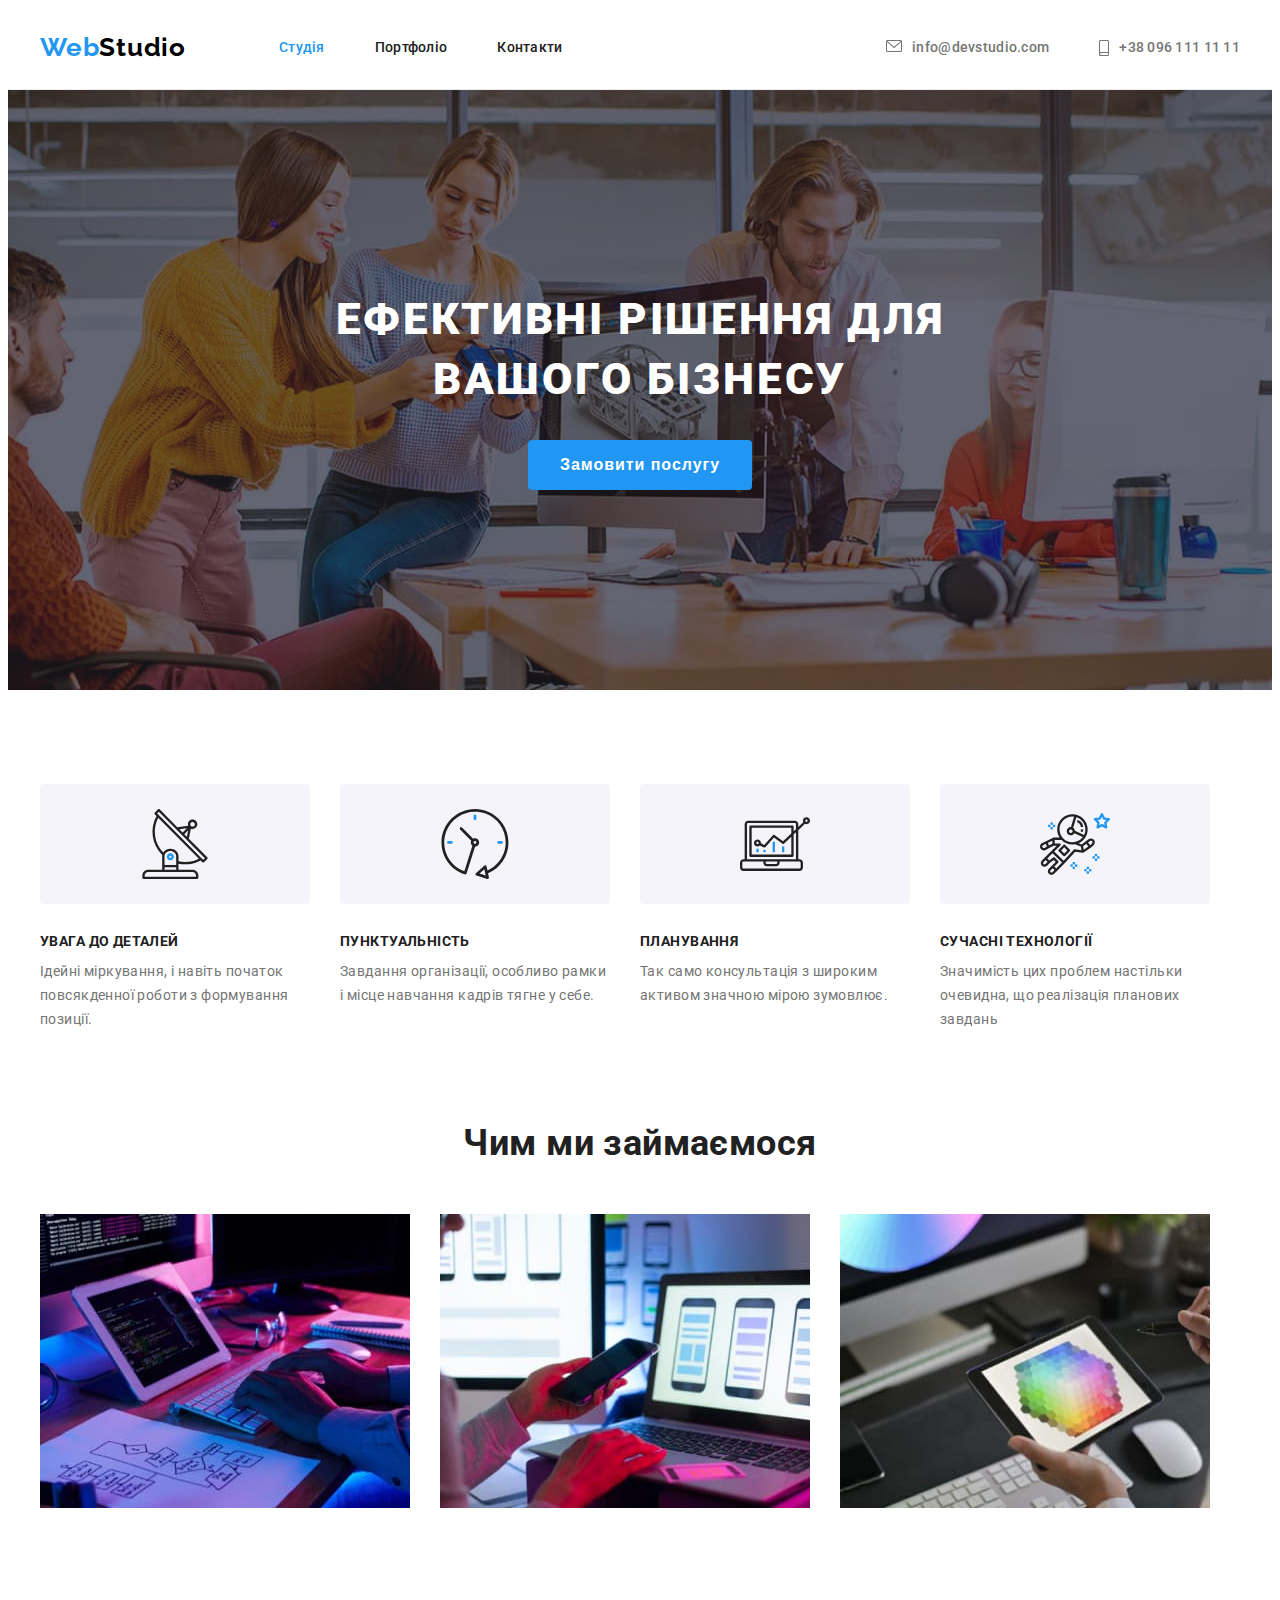
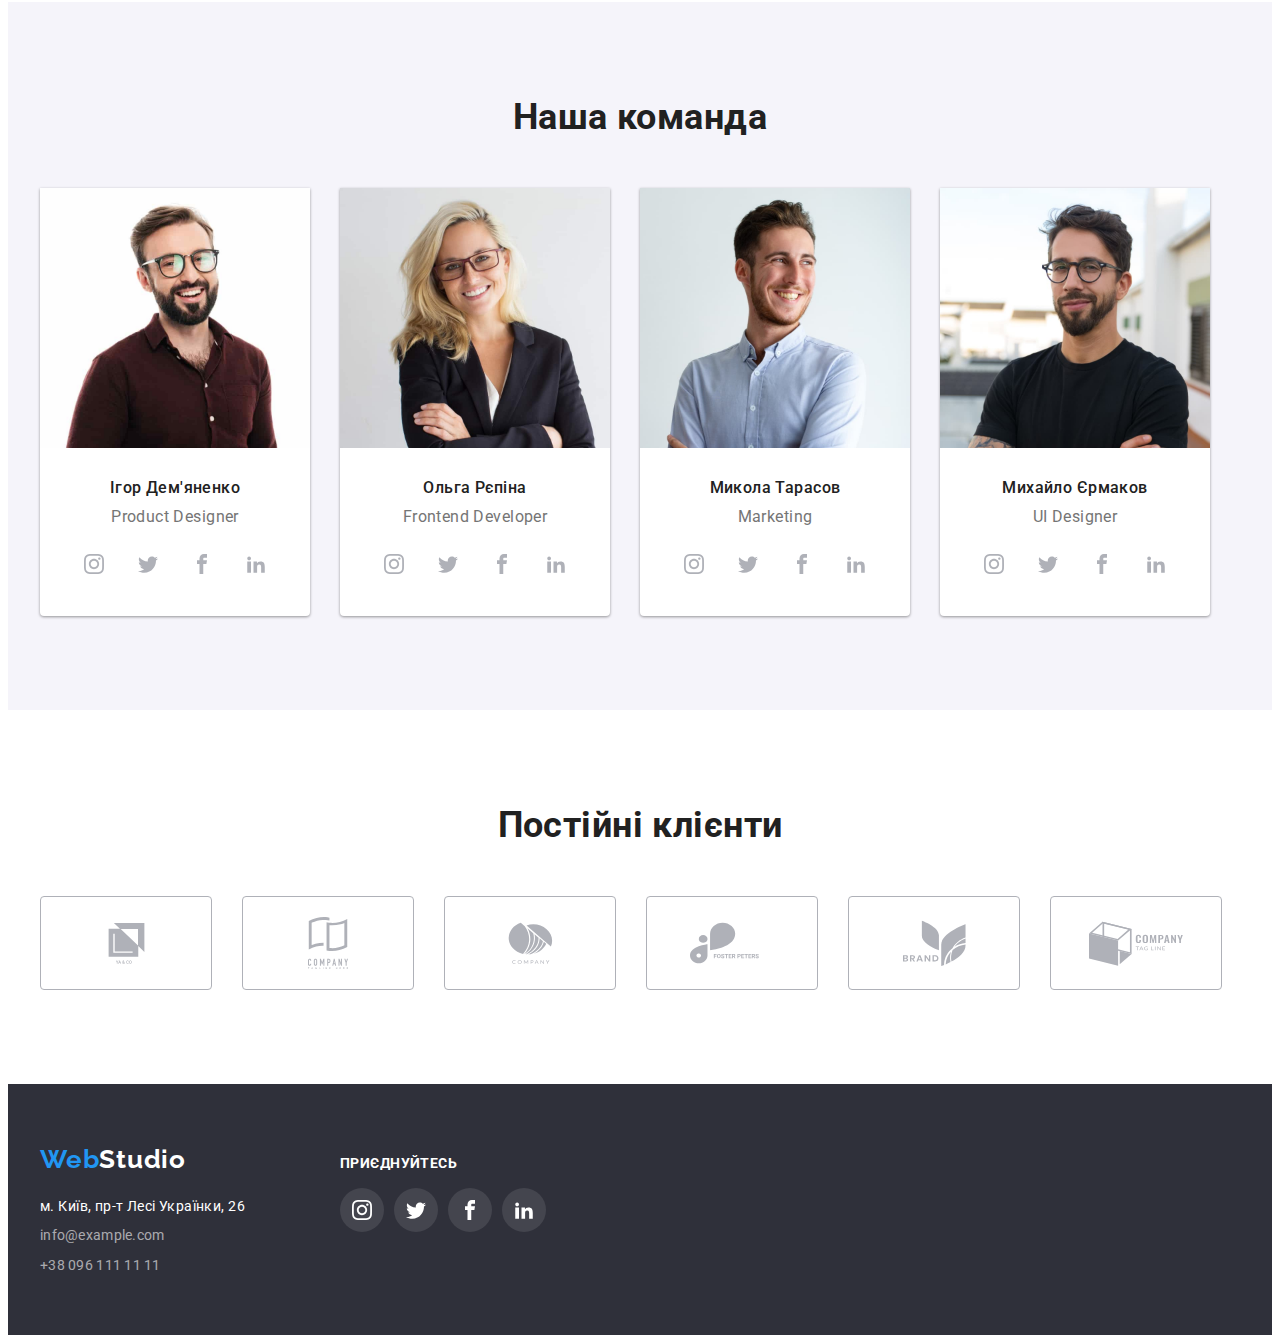
<file: index.html>
<!DOCTYPE html>
<html lang="uk">

<head>
  <meta charset="UTF-8" />
  <meta name="viewport" content="width=device-width, initial-scale=1.0" />
  <title>Студія</title>
  <link rel="preconnect" href="https://fonts.googleapis.com">
  <link rel="preconnect" href="https://fonts.gstatic.com" crossorigin>
  <link href="https://fonts.googleapis.com/css2?family=Raleway:wght@700&family=Roboto:wght@400;500;700;900&display=swap"
    rel="stylesheet">
  <link rel="stylesheet" href="https://cdnjs.cloudflare.com/ajax/libs/modern-normalize/1.1.0/modern-normalize.min.css"
    integrity="sha512-wpPYUAdjBVSE4KJnH1VR1HeZfpl1ub8YT/NKx4PuQ5NmX2tKuGu6U/JRp5y+Y8XG2tV+wKQpNHVUX03MfMFn9Q=="
    crossorigin="anonymous" referrerpolicy="no-referrer" />
  <link rel="stylesheet" href="./css/styles.css">

</head>

<body>
  <!-- Шапка сайта -->
  <header class="page-header">
    <div class="container first">
      <nav class="main-nav">

        <div class="logo-header">
          <a class="logo" href="./index.html">
            <span>Web</span><span class="logo-ending">Studio</span>
          </a>
        </div>

        <ul class="site-nav">
          <li class="item"><a class="link current" href="./index.html">Студія</a></li>
          <li class="item"><a class="link" href="./portfolio.html">Портфоліо</a></li>
          <li class="item"><a class="link" href="">Контакти</a></li>
        </ul>

      </nav>

      <ul class="contacts">
        <li class="item">
          
          <a class="link-contacts" href="mailto:info@devstudio.com">
            <svg class="icon-envelop" height="12px" width="16px">
              <use href="./images/icons.svg#icon-envelop"></use>
            </svg>
            info@devstudio.com
          </a>
          
        </li>
        <li class="item">
          
          <a class="link-contacts" href="tel:+380961111111">
            <svg class="icon-envelop" height="16px" width="10px">
              <use href="./images/icons.svg#icon-smartphone"></use>
            </svg>
            <span class="phone-number">+38 096 111 11 11</span>
          </a>
          
        </li>
      </ul>

    </div>

  </header>

  <!-- Main -->

  <main>

    <!-- Герой -->

    <section class="section hero">
      <div class="container">
        <h1 class="hero-title">Ефективні рішення для вашого бізнесу</h1>
        <button class="button" type="button">Замовити послугу</button>
      </div>
    </section>


    <!-- Преимущества -->
    <section class="section">
      <div class="container">

        <h2 class="section-title feature">Переваги</h2>

        <ul class="features-list">

          <li class="feature-item">
            <div class="item-box">
              <svg class="antenna" height="70px" width="70px">
                <use href="./images/icons.svg#icon-antenna"></use>
              </svg>
            </div>
            <h3 class="title">УВАГА ДО ДЕТАЛЕЙ</h3>
            <p class="feature-text">
              Ідейні міркування, і навіть початок повсякденної роботи з формування позиції.
            </p>
          </li>

          <li class="feature-item">
            <div class="item-box">
              <svg class="antenna" height="70px" width="70px">
                <use href="./images/icons.svg#icon-clock"></use>
              </svg>
            </div>
            <h3 class="title">ПУНКТУАЛЬНІСТЬ</h3>
            <p class="feature-text">
              Завдання організації, особливо рамки і місце навчання кадрів тягне у себе.
            </p>
          </li>

          <li class="feature-item">
            <div class="item-box">
              <svg class="antenna" height="70px" width="70px">
                <use href="./images/icons.svg#icon-computer"></use>
              </svg>
            </div>
            <h3 class="title">ПЛАНУВАННЯ</h3>
            <p class="feature-text">
              Так само консультація з широким активом значною мірою зумовлює.
            </p>
          </li>

          <li class="feature-item">
            <div class="item-box">
              <svg class="antenna" height="70px" width="70px">
                <use href="./images/icons.svg#icon-astronaut"></use>
              </svg>
            </div>
            <h3 class="title">СУЧАСНІ ТЕХНОЛОГІЇ</h3>
            <p class="feature-text">
              Значимість цих проблем настільки очевидна, що реалізація планових завдань
            </p>
          </li>

        </ul>

      </div>
    </section>

    <!-- Чем мы занимаемся -->
    <section class="section work">
      <div class="container">
        <h2 class="section-title">Чим ми займаємося</h2>

        <ul class="work-list">

          <li class="work-list-item">
            <a class="work-list-picture" href="">
              <img src="./images/box1.jpg" alt="Разработка" width="370" />
            </a>
          </li>

          <li class="work-list-item">
            <a class="work-list-picture" href="">
              <img src="./images/box2.jpg" alt="Адаптация" width="370" />
            </a>
          </li>

          <li class="work-list-item">
            <a class="work-list-picture" href="">
              <img src="./images/box3.jpg" alt="Дизайн" width="370" />
            </a>
          </li>

        </ul>
      </div>
    </section>

    <!-- Наша команда -->
    <section class="section team-backgroung">
      <div class="container">
        <h2 class="section-title">Наша команда</h2>

        <ul class="team">

          <li class="team-item">
            <div class="team-card">
              <img class="img" src="./images/photo1.jpg" alt="Сотрудник" width="270" />
              <div class="worker-description">
                <h3 class="title">Ігор Дем'яненко</h3>
                <p class="position">Product Designer</p>

                <ul class="social-list">

                  <li class="social-item">
                    <div class="social-box">
                      <a class="social-net" href="">
                        <svg class="social-link" height="20px" width="20px">
                          <use href="./images/icons.svg#icon-instagram"></use>
                        </svg>
                      </a>
                    </div>
                  </li>
                  
                  <li class="social-item">
                    <div class="social-box">
                      <a class="social-net" href="">
                        <svg class="social-link" height="20px" width="20px">
                          <use href="./images/icons.svg#icon-twitter"></use>
                        </svg>
                      </a>
                    </div>
                  </li>
                  
                  <li class="social-item">
                    <div class="social-box">
                      <a class="social-net" href="">
                        <svg class="social-link" height="20px" width="20px">
                          <use href="./images/icons.svg#icon-facebook"></use>
                        </svg>
                      </a>
                    </div>
                  </li>
                  
                  <li class="social-item">
                    <div class="social-box">
                      <a class="social-net" href="">
                        <svg class="social-link" height="20px" width="20px">
                          <use href="./images/icons.svg#icon-linkedin2"></use>
                        </svg>
                      </a>
                    </div>
                  </li>

                </ul>

              </div>
            </div>
          </li>

          <li class="team-item">
            <div class="team-card">
              <img class="img" src="./images/photo2.jpg" alt="Сотрудник" width="270" />
              <div class="worker-description">
                <h3 class="title">Ольга Рєпіна</h3>
                <p class="position">Frontend Developer</p>
                <ul class="social-list">

                  <li class="social-item">
                    <div class="social-box">
                      <a class="social-net" href="">
                        <svg class="social-link" height="20px" width="20px">
                          <use href="./images/icons.svg#icon-instagram"></use>
                        </svg>
                      </a>
                    </div>
                  </li>
                  
                  <li class="social-item">
                    <div class="social-box">
                      <a class="social-net" href="">
                        <svg class="social-link" height="20px" width="20px">
                          <use href="./images/icons.svg#icon-twitter"></use>
                        </svg>
                      </a>
                    </div>
                  </li>
                  
                  <li class="social-item">
                    <div class="social-box">
                      <a class="social-net" href="">
                        <svg class="social-link" height="20px" width="20px">
                          <use href="./images/icons.svg#icon-facebook"></use>
                        </svg>
                      </a>
                    </div>
                  </li>
                  
                  <li class="social-item">
                    <div class="social-box">
                      <a class="social-net" href="">
                        <svg class="social-link" height="20px" width="20px">
                          <use href="./images/icons.svg#icon-linkedin2"></use>
                        </svg>
                      </a>
                    </div>
                  </li>

                </ul>
              </div>
            </div>
          </li>

          <li class="team-item">
            <div class="team-card">
              <img class="img" src="./images/photo3.jpg" alt="Сотрудник" width="270" />
              <div class="worker-description">
                <h3 class="title">Микола Тарасов</h3>
                <p class="position">Marketing</p>
                <ul class="social-list">

                  <li class="social-item">
                    <div class="social-box">
                      <a class="social-net" href="">
                        <svg class="social-link" height="20px" width="20px">
                          <use href="./images/icons.svg#icon-instagram"></use>
                        </svg>
                      </a>
                    </div>
                  </li>
                  
                  <li class="social-item">
                    <div class="social-box">
                      <a class="social-net" href="">
                        <svg class="social-link" height="20px" width="20px">
                          <use href="./images/icons.svg#icon-twitter"></use>
                        </svg>
                      </a>
                    </div>
                  </li>
                  
                  <li class="social-item">
                    <div class="social-box">
                      <a class="social-net" href="">
                        <svg class="social-link" height="20px" width="20px">
                          <use href="./images/icons.svg#icon-facebook"></use>
                        </svg>
                      </a>
                    </div>
                  </li>
                  
                  <li class="social-item">
                    <div class="social-box">
                      <a class="social-net" href="">
                        <svg class="social-link" height="20px" width="20px">
                          <use href="./images/icons.svg#icon-linkedin2"></use>
                        </svg>
                      </a>
                    </div>
                  </li>

                </ul>
              </div>
            </div>
          </li>

          <li class="team-item">
            <div class="team-card">
              <img class="img" src="./images/photo4.jpg" alt="Сотрудник" width="270" />
              <div class="worker-description">
                <h3 class="title">Михайло Єрмаков</h3>
                <p class="position">UI Designer</p>
                <ul class="social-list">

                  <li class="social-item">
                    <div class="social-box">
                      <a class="social-net" href="">
                      <svg class="social-link" height="20px" width="20px">
                        <use href="./images/icons.svg#icon-instagram"></use>
                      </svg>
                      </a>
                    </div>
                  </li>

                  <li class="social-item">
                    <div class="social-box">
                      <a class="social-net" href="">
                      <svg class="social-link" height="20px" width="20px">
                        <use href="./images/icons.svg#icon-twitter"></use>
                      </svg>
                      </a>
                    </div>
                  </li>

                  <li class="social-item">
                    <div class="social-box">
                      <a class="social-net" href="">
                      <svg class="social-link" height="20px" width="20px">
                        <use href="./images/icons.svg#icon-facebook"></use>
                      </svg>
                      </a>
                    </div>
                  </li>

                  <li class="social-item">
                    <div class="social-box">
                      <a class="social-net" href="">
                      <svg class="social-link" height="20px" width="20px">
                        <use href="./images/icons.svg#icon-linkedin2"></use>
                      </svg>
                      </a>
                    </div>
                  </li>

                </ul>
              </div>
            </div>
          </li>

        </ul>
      </div>
    </section>

    <!-- Постоянные клиенты -->

    <section class="section">
      <div class="container">
        <h2 class="section-title">Постійні клієнти</h2>

        <ul class="client-list">
          <li class="client-item">
            <div class="client-box">
              <a class="client-link" href="">
              <svg height="41px" width="47px">
                <use href="./images/icons.svg#icon-company1"></use>
              </svg>
              </a>
            </div>
          </li>
          <li class="client-item">
            <div class="client-box">
              <a class="client-link" href="">
              <svg width="40px" height="52px">
                <use href="./images/icons.svg#icon-company2"></use>
              </svg>
              </a>  
            </div>
          </li>
          <li class="client-item">
            <div class="client-box">
              <a class="client-link" href="">
              <svg width="45px" height="42px">
                <use href="./images/icons.svg#icon-company3"></use>
              </svg>
              </a>
            </div>
          </li>
          <li class="client-item">
            <div class="client-box">
              <a class="client-link" href="">
              <svg width="85px" height="42px">
                <use href="./images/icons.svg#icon-company4"></use>
              </svg>
              </a>
            </div>
          </li>
          <li class="client-item">
            <div class="client-box">
              <a class="client-link" href="">
              <svg width="63px" height="47px">
                <use href="./images/icons.svg#icon-company5"></use>
              </svg>
              </a>
            </div>
          </li>
          <li class="client-item">
            <div class="client-box">
              <a class="client-link" href="">
              <svg width="94px" height="45px">
                <use href="./images/icons.svg#icon-company6"></use>
              </svg>
              </a>
            </div>
          </li>

        </ul>

      </div>
    </section>
  </main>

  <!-- Футер -->
  <footer class="footer">
    <div class="container">
      <div class="footer-structure">

        <div class="foooter-box">
          <div class="footer-logo">
            <a class="logo" href="/index.html">
              <span>Web</span><span class="logo-ending">Studio</span>
            </a>
          </div>

          <address>
            <div>

              <ul class="site-nav foot">
                <li class="footer-address">
                  <a class="link-address" href="">м. Київ, пр-т Лесі Українки, 26
                  </a>
                </li>

                <li class="footer-address">
                  <a class="link-address link-contacts" href="mailto:info@example.com">info@example.com
                  </a>
                </li>

                <li class="footer-address">
                  <a class="link-address link-contacts" href="tel:+380961111111">+38 096 111 11 11
                  </a>
                </li>
              </ul>
            </div>
          </address>
        </div>

        <div class="footer-social">
          <p class="footer-text">Приєднуйтесь</p>

          <ul class="social-list">

            <li class="social-item">
              <div class="social-box">
                <a class="social-foot" href="">
                <svg class="social-link" height="20px" width="20px">
                  <use href="./images/icons.svg#icon-instagram"></use>
                </svg>
                </a>
              </div>
            </li>

            <li class="social-item">
              <div class="social-box">
                <a class="social-foot" href="">
                <svg class="social-link" height="20px" width="20px">
                  <use href="./images/icons.svg#icon-twitter"></use>
                </svg>
                </a>
              </div>
            </li>

            <li class="social-item">
              <div class="social-box">
                <a class="social-foot" href="">
                <svg class="social-link" height="20px" width="20px">
                  <use href="./images/icons.svg#icon-facebook"></use>
                </svg>
                </a>
              </div>
            </li>

            <li class="social-item">
              <div class="social-box">
                <a class="social-foot" href="">
                <svg class="social-link" height="20px" width="20px">
                  <use href="./images/icons.svg#icon-linkedin2"></use>
                </svg>
                </a>
              </div>
            </li>

          </ul>
        </div>

      </div>
    </div>
  </footer>
</body>

</html>
</file>
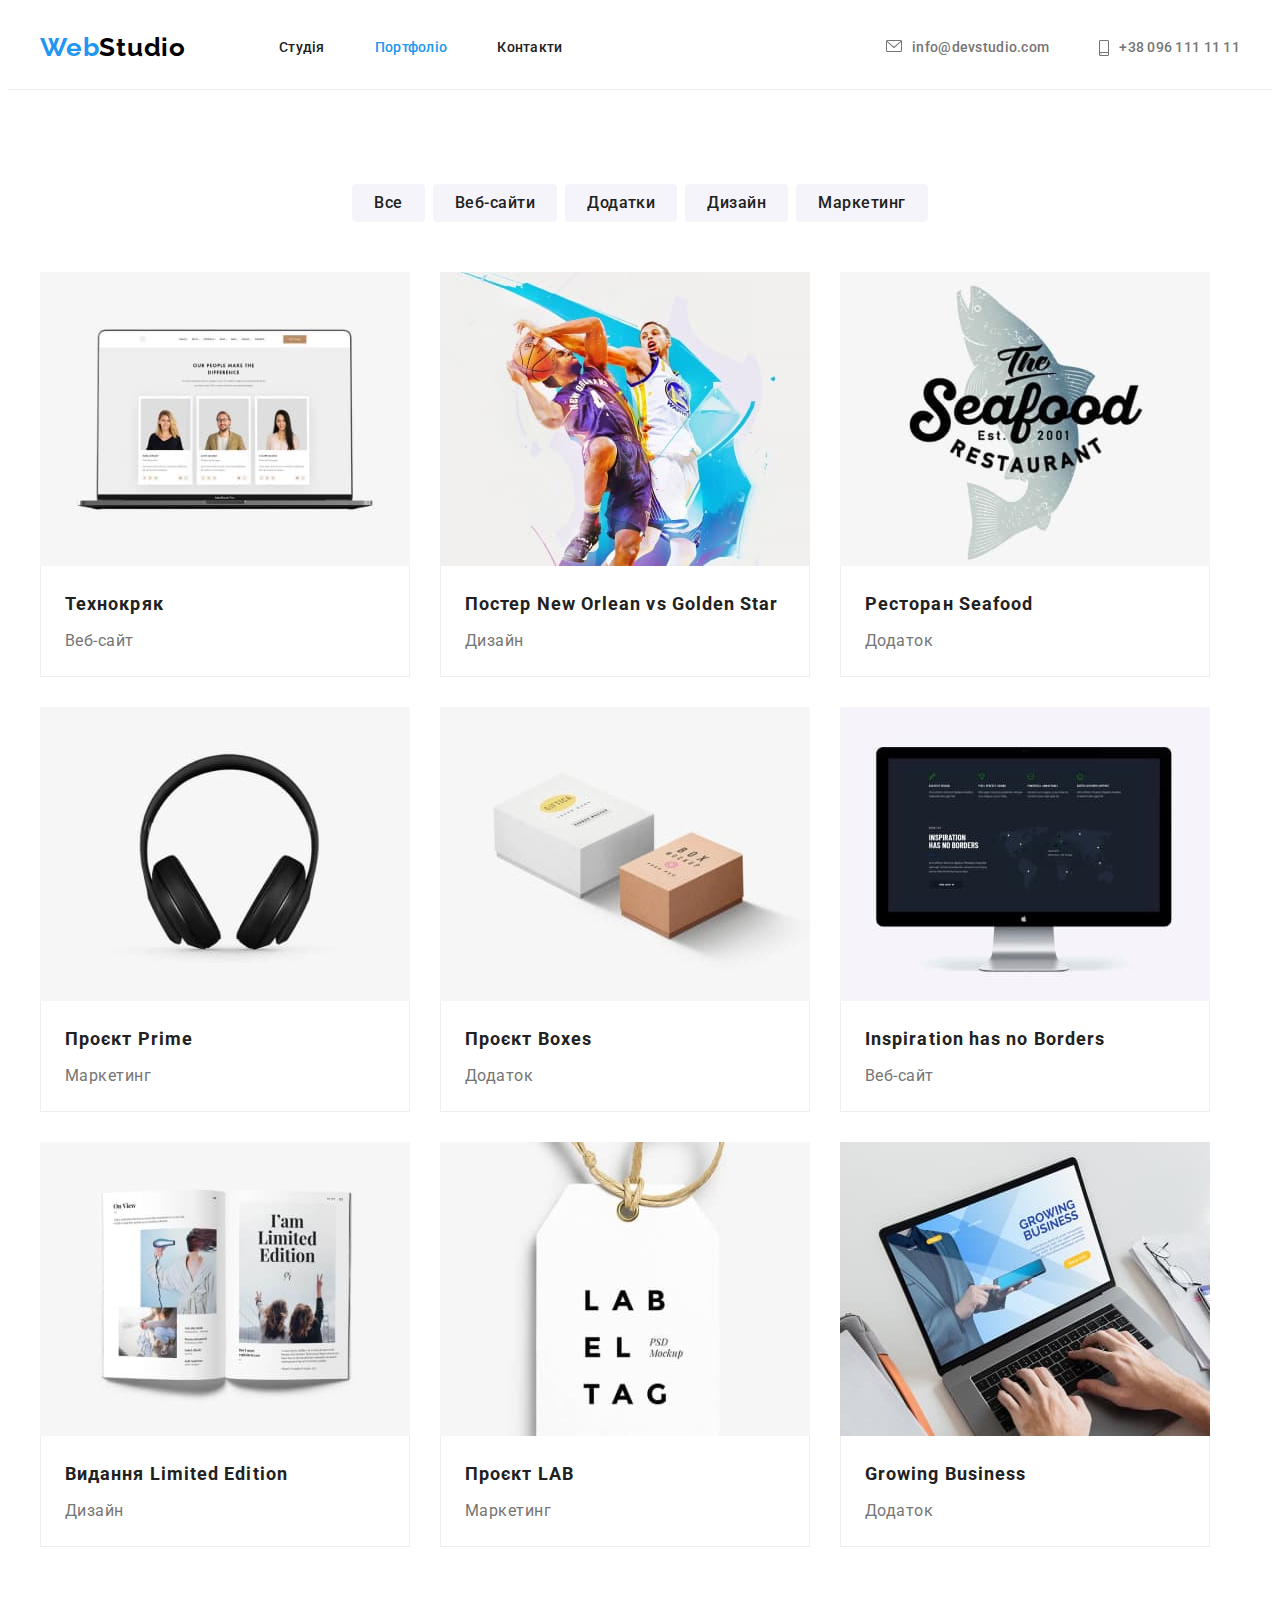
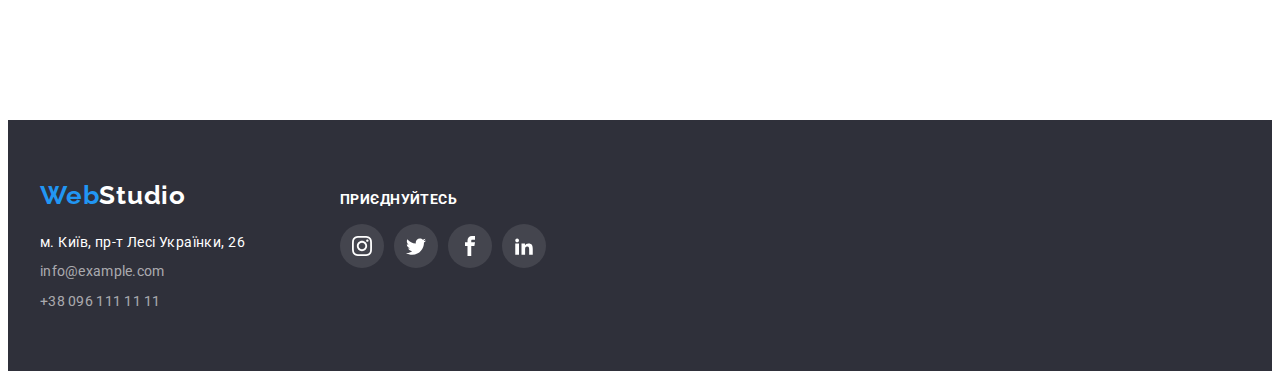
<file: portfolio.html>
<!DOCTYPE html>
<html lang="uk">

<head>
    <meta charset="UTF-8" />
    <meta name="viewport" content="width=device-width, initial-scale=1.0" />
    <title>Портфоліо</title>
    <link rel="preconnect" href="https://fonts.googleapis.com">
    <link rel="preconnect" href="https://fonts.gstatic.com" crossorigin>
    <link
        href="https://fonts.googleapis.com/css2?family=Raleway:wght@700&family=Roboto:wght@400;500;700;900&display=swap"
        rel="stylesheet">
    <link rel="stylesheet" href="https://cdnjs.cloudflare.com/ajax/libs/modern-normalize/1.1.0/modern-normalize.min.css"
        integrity="sha512-wpPYUAdjBVSE4KJnH1VR1HeZfpl1ub8YT/NKx4PuQ5NmX2tKuGu6U/JRp5y+Y8XG2tV+wKQpNHVUX03MfMFn9Q=="
        crossorigin="anonymous" referrerpolicy="no-referrer" />
    <link rel="stylesheet" href="./css/styles.css">

</head>

<body>
    
    <!-- Шапка сайта -->
    <header class="page-header">
        <div class="container first">
            <nav class="main-nav">
    
                <div class="logo-header">
                    <a class="logo" href="./index.html">
                        <span>Web</span><span class="logo-ending">Studio</span>
                    </a>
                </div>
    
                <ul class="site-nav">
                    <li class="item"><a class="link" href="./index.html">Студія</a></li>
                    <li class="item"><a class="link current" href="./portfolio.html">Портфоліо</a></li>
                    <li class="item"><a class="link" href="">Контакти</a></li>
                </ul>
    
            </nav>
    
            <ul class="contacts">
                <li class="item">
                    <a class="link-contacts" href="mailto:info@devstudio.com">
                        <svg class="icon-envelop" height="12px" width="16px">
                            <use href="./images/icons.svg#icon-envelop"></use>
                        </svg>
                        info@devstudio.com
                    </a>
                </li>
                <li class="item">
                    <a class="link-contacts" href="tel:+380961111111">
                        <svg class="icon-envelop" height="16px" width="10px">
                            <use href="./images/icons.svg#icon-smartphone"></use>
                        </svg>
                        <span class="phone-number">+38 096 111 11 11</span>
                    </a>
                </li>
            </ul>
    
        </div>
    
    </header>

    <main>

        <!-- Портфоліо -->
        
        <section class="section">       

            <h2 class="section-title feature">Портфоліо</h2>

        <!-- Меню -->

          <div class="container">

            <ul class="menu">
                <li class="portfolio"><button class="button-secondary" type="button">Все</button></li>
                <li class="portfolio"><button class="button-secondary" type="button">Веб-сайти</button></li>
                <li class="portfolio"><button class="button-secondary" type="button">Додатки</button></li>
                <li class="portfolio"><button class="button-secondary" type="button">Дизайн</button></li>
                <li class="portfolio"><button class="button-secondary" type="button">Маркетинг</button></li>
            </ul>

        </div>

        <!-- Приклади робіт -->
        <div class="container">

            <ul class="examples">
                <li class="portfolio-item">
                    <img class="img" src="./images/img1.jpg" alt="Фото портфоліо" width="370">
                    <div class="portfolio-style">
                    <h2 class="portfolio-titles">Технокряк</h2>
                    <p class="portfolio-group">Веб-сайт</p>
                    </div>
                </li>
                <li class="portfolio-item">
                    <img class="img" src="./images/img2.jpg" alt="Фото портфоліо" width="370">
                    <div class="portfolio-style">
                    <h2 class="portfolio-titles">Постер New Orlean vs Golden Star</h2>
                    <p class="portfolio-group">Дизайн</p>
                    </div>
                </li>
                <li class="portfolio-item">
                    <img class="img" src="./images/img3.jpg" alt="Фото портфоліо" width="370">
                    <div class="portfolio-style">
                    <h2 class="portfolio-titles">Ресторан Seafood</h2>
                    <p class="portfolio-group">Додаток</p>
                    </div>
                    
                </li>
                <li class="portfolio-item">
                    <img class="img" src="./images/img4.jpg" alt="Фото портфоліо" width="370">
                    <div class="portfolio-style"><h2 class="portfolio-titles">Проєкт Prime</h2>
                    <p class="portfolio-group">Маркетинг</p>
                    </div>
                    
                </li>
                <li class="portfolio-item">
                    <img class="img" src="./images/img5.jpg" alt="Фото портфоліо" width="370">
                    <div class="portfolio-style"><h2 class="portfolio-titles">Проєкт Boxes</h2>
                    <p class="portfolio-group">Додаток</p>
                    </div>
                    
                </li>
                <li class="portfolio-item">
                    <img class="img" src="./images/img6.jpg" alt="Фото портфоліо" width="370">
                    <div class="portfolio-style"><h2 class="portfolio-titles">Inspiration has no Borders</h2>
                    <p class="portfolio-group">Веб-сайт</p>
                    </div>
                    
                </li>
                <li class="portfolio-item">
                    <img class="img" src="./images/img7.jpg" alt="Фото портфоліо" width="370">
                    <div class="portfolio-style"><h2 class="portfolio-titles">Видання Limited Edition</h2>
                    <p class="portfolio-group">Дизайн</p>
                    </div>
                </li>
                <li class="portfolio-item">
                    <img class="img" src="./images/img8.jpg" alt="Фото портфоліо" width="370">
                    <div class="portfolio-style"><h2 class="portfolio-titles">Проєкт LAB</h2>
                    <p class="portfolio-group">Маркетинг</p>
                    </div>
                    
                </li>
                <li class="portfolio-item">
                    <img class="img" src="./images/img9.jpg" alt="Фото портфоліо" width="370">
                    <div class="portfolio-style"><h2 class="portfolio-titles">Growing Business</h2>
                    <p class="portfolio-group">Додаток</p>
                    </div>
                    
                </li>
            </ul>
        </div>

        </section>
        
    </main>

    <!-- Футер -->
    <footer class="footer">
        <div class="container">
            <div class="footer-structure">
    
                <div class="foooter-box">
                    <div class="footer-logo">
                        <a class="logo" href="/index.html">
                            <span>Web</span><span class="logo-ending">Studio</span>
                        </a>
                    </div>
    
                    <address>
                        <div>
    
                            <ul class="site-nav foot">
                                <li class="footer-address">
                                    <a class="link-address" href="">м. Київ, пр-т Лесі Українки, 26
                                    </a>
                                </li>
    
                                <li class="footer-address">
                                    <a class="link-address link-contacts" href="mailto:info@example.com">info@example.com
                                    </a>
                                </li>
    
                                <li class="footer-address">
                                    <a class="link-address link-contacts" href="tel:+380961111111">+38 096 111 11 11
                                    </a>
                                </li>
                            </ul>
                        </div>
                    </address>
                </div>
    
                <div class="footer-social">
                    <p class="footer-text">Приєднуйтесь</p>
    
                    <ul class="social-list">
    
                        <li class="social-item">
                            <div class="social-box">
                                <a class="social-foot" href="">
                                    <svg class="social-link" height="20px" width="20px">
                                        <use href="./images/icons.svg#icon-instagram"></use>
                                    </svg>
                                </a>
                            </div>
                        </li>
                        
                        <li class="social-item">
                            <div class="social-box">
                                <a class="social-foot" href="">
                                    <svg class="social-link" height="20px" width="20px">
                                        <use href="./images/icons.svg#icon-twitter"></use>
                                    </svg>
                                </a>
                            </div>
                        </li>
                        
                        <li class="social-item">
                            <div class="social-box">
                                <a class="social-foot" href="">
                                    <svg class="social-link" height="20px" width="20px">
                                        <use href="./images/icons.svg#icon-facebook"></use>
                                    </svg>
                                </a>
                            </div>
                        </li>
                        
                        <li class="social-item">
                            <div class="social-box">
                                <a class="social-foot" href="">
                                    <svg class="social-link" height="20px" width="20px">
                                        <use href="./images/icons.svg#icon-linkedin2"></use>
                                    </svg>
                                </a>
                            </div>
                        </li>
    
                    </ul>
                </div>
    
            </div>
        </div>
    </footer>
</body>
</html>
</file>
<file: css/styles.css>
/* Цвет основного  текста #757575 */
/* Вторичгный цвет текста #212121 */
/* белый #ffffff */
/* вторичный белый rgba(255, 255, 255, 0.6) */
/* Акцент #2196F3 */
/* Первичный цвет фона #ffffff */
/* Вторичный цвет фона #2F303A */
/* Цвет фона кнопок #F5F4FA; */
/* Цвет нижней границы шапки #ECECEC */
/* Цвет рамки карточек портфолио #EEEEEE */
/* Цвет значков соцсетей #AFB1B8 */
/* Цвет фона иконок соцсетей в футере rgba(255, 255, 255, 0.1) */
/* описане шрифтов Roboto и Raleway    
    font-family: 'Raleway', sans-serif;
    font-family: 'Roboto', sans-serif; */




/* h1,
h2,
h3,
h4,
p {
    margin: 0;
} */

:root {
    --primary-text-color: #757575;
    --title-text-color: #212121;
    --accent-color: #2196F3;
    --primary-white-color: #ffffff;
    --secondary-white-color: rgba(255, 255, 255, 0.6);
    --secondary-background-color: #2F303A;
    --logo-second-part: #000000;
    --button-background-color: #F5F4FA;
    --header-bottom-bordrer-color: #ECECEC;
    --border-portfolio-color: #EEEEEE;
    --social-networks-icon: #AFB1B8;
    --footer-icons-background: rgba(255, 255, 255, 0.1);

}

body {
    background-color: var(--primary-white-color);
    color: var(--primary-text-color);
    
    font-family: Roboto, sans-serif;
    font-weight: 400;
    font-size: 14px;
    line-height: 1.71;
    letter-spacing: 0.03em;
}

ul {
    margin-top: 0;
    margin-bottom: 0;
    padding: 0;
    list-style-type: none;
}

/* Main-nav */


.main-nav {
    display: flex;
    align-items: center;
}

/* Header */

.logo {
    
    color: var(--accent-color);
    text-decoration: none;
    
    font-family: Raleway, sans-serif;
    font-weight: 700;
    font-size: 26px;
    line-height: 1.19;
    letter-spacing: 0.03em;
}

.logo-header {
    margin-right: 93px;
    padding-top: 24px;
    padding-bottom: 25px;

}

.logo .logo-ending {
    
    color: var(--logo-second-part);
}

/* Site nav */

.page-header {
    border-bottom: 1px solid var(--header-bottom-bordrer-color);

}

.site-nav .link {
    display: block;
    padding-top: 32px;
    padding-bottom: 32px;

    color: var(--title-text-color);
    text-decoration: none;
    
    font-weight: 500;
    font-size: 14px;
    line-height: 1.14;
    letter-spacing: 0.02em;
}

.site-nav {
    display: flex;

    margin-top: 0;
    margin-bottom: 0;

    color: var(--title-text-color);
    list-style-type: none;
}

.site-nav .link.current {
    color: var(--accent-color);
}

.site-nav .item {
    margin-right: 50px;
}

.site-nav .item:last-child {
    margin-right: 0;
}

.contacts .item:last-child {
    margin-left: 50px;

}

.link-contacts {
    display: flex;
    padding-top: 32px;
    padding-bottom: 32px;
        
    color: var(--primary-text-color);
    text-decoration: none;

    font-weight: 500;
    font-size: 14px;
    line-height: 1.14;
    letter-spacing: 0.02em;
}

.header-contacts {
    display: flex;
}

.phone-number {
    white-space: nowrap;
}

.icon-envelop {
    margin-right: 10px;
    fill: var(--primary-text-color);
}

.contacts {
    display: flex;
    margin-left: auto;

    color: var(--title-text-color);
    list-style-type: none;
}

.site-nav .link:hover,
.site-nav .link:focus {
    color: var(--accent-color);
}

.link-contacts:hover,
.link-contacts:focus {
    color: var(--accent-color);
    
}

.icon-envelop {
    fill: currentColor;
}

.container {
    
    max-width: 1200px;
    padding: 0 15px;
    margin: 0 auto;
    
    /* outline: 2px solid tomato; */

}

.container.first{
    display: flex;
}

/* Hero */

.hero {
    background-color: var(--secondary-background-color);
    text-align: center;
}

.hero-title {
    width: 696px;
    margin: 0 auto 30px;
    
    color: var(--primary-white-color);

    font-weight: 900;
    font-size: 44px;
    line-height: 1.36;
    text-align: center;
    letter-spacing: 0.06em;
    text-transform: uppercase;
}

.button {
    min-width: 216px;
    border: 0px solid transparent;
    border-radius: 4px;
    padding: 10px 32px;
    /* margin-bottom: 200px; */

    color: var(--primary-white-color);
    background-color: var(--accent-color);

    font-weight: 700;
    font-size: 16px;
    line-height: 1.88;
    align-items: center;
    text-align: center;
    letter-spacing: 0.06em;

    cursor: pointer;
}

/* Section */

/* .section {
    
} */

.section.hero {
    padding-top: 200px;
    padding-bottom: 200px;
    background-position: center;
    background-image:
            linear-gradient(rgba(47, 48, 58, 0.4), rgba(47, 48, 58, 0.4)),
            url("../images/background-image.jpg");
    background-size: auto auto;
    background-repeat: no-repeat;
    
}

.section {
    padding-top: 94px;
    padding-bottom: 94px;
}

.section.work {
    padding-bottom: 94px;
}

.section-title {
    margin-top: 0;
    margin-bottom: 50px;

    color: var(--title-text-color);

    font-weight: 700;
    font-size: 36px;
    line-height: 1.17;
    text-align: center;
}

/* Features */

.feature.section-title {
    position: absolute;
    white-space: nowrap;
    width: 1px;
    height: 1px;
    overflow: hidden;
    border: 0;
    padding: 0;
    clip: rect(0 0 0 0);
    clip-path: inset(50%);
    margin: -1px;
}

.feature-item {
    width: 270px;

}
.icon-antenna {
    width: 270px;
    height: 120px;
    background-color: var(--button-background-color);
    
}

.item-box {
    display: flex;
    justify-content: center;
    align-items: center;
    margin-bottom: 30px;
    height: 120px;
    width: 270px;
    background-color: var(--button-background-color);
    border-radius: 4px;

}

.feature-item {
    display: block;
    height: 120px;
    margin-bottom: 30px;

}

.feature-item:not(:last-child) {
    margin-right: 30px;
}

.features-list {
    display: flex;

    margin-top: 0;
    margin-bottom: 0;

    list-style-type: none;
}

.features-list .title {
    color: var(--title-text-color);

    font-weight: 700;
    font-size: 14px;
    line-height: 1.14;
    text-transform: uppercase;
}

.feature-text {
    
    margin-top: 0;
    margin-bottom: 0;
}

/* What are we doing */

.work-list {
    display: flex;
}

.work-list-picture {
    display: flex;
}

.work-list-item:not(:last-child) {
    margin-right: 30px;
}

/* Team */

.title {
    padding-top: 0;
    margin-top: 0;
    margin-bottom: 10px;

    font-size: 14px;
    line-height: 1.71;
    text-transform: uppercase;
}

.team {
    display: flex;
    list-style-type: none;
}

.team-item {
    width: auto;
}

.team-item:not(:last-child) {
    margin-right: 30px;
}

.team-backgroung {
    background-color: var(--button-background-color);
}

.team .title {
    margin-bottom: 10px;
    
    color: var(--title-text-color);
    text-align: center;
    text-transform: none;
    font-weight: 500;
    font-size: 16px;
    line-height: 1.19;
}

.worker-description {
    padding-top: 30px;
    padding-bottom: 30px;
}

.position {
    margin: 0;

    text-align: center;
    font-size: 16px;
    line-height: 1.19;
}

.team-card {
    background-color: var(--primary-white-color);
    border-bottom-right-radius: 4px;
    border-bottom-left-radius: 4px;

    box-shadow: 0px 1px 3px 0px rgba(0, 0, 0, 0.4);
    
}

.social-list {
    display: flex;
    justify-content: center;
    margin-top: 16px;
}

.social-item:not(:last-child) {
    margin-right: 10px;
}

.social-box {
    display: flex;
    justify-content: center;
    align-items: center;
    
    height: 44px;
    width: 44px;
    border-radius: 50%;
}

.social-net {
    display: flex;
    justify-content: center;
    align-items: center;
    
    height: 44px;
    width: 44px;
    
    border-radius: 50%;
    fill: var(--social-networks-icon)
}

.social-net:hover,
.social-net:focus {
    background-color: var(--accent-color);
    fill: var(--primary-white-color);
}

/* Постоянные клиенты  */

.client-list {
    display: flex;
}

.client-item:not(:last-child) {
    margin-right: 30px;
}

.client-link {
    display: flex;
    justify-content: center;
    align-items: center;

    height: 92px;
    width: 170px;

    border: 1px solid var(--social-networks-icon);
    border-radius: 4px;
    fill: var(--social-networks-icon)

}

.client-link:hover,
.client-link:focus {
    border-color: var(--accent-color);
    fill: var(--accent-color);
}

/* Footer */

.footer {
    padding-top: 60px;
    padding-bottom: 60px;

    background-color: var(--secondary-background-color);
}

.footer-structure {
    display: flex;
    align-items: baseline;
}

.footer-logo {
    display: block;
    margin-bottom: 20px;
}

.footer .logo-ending {
    color: var(--primary-white-color);
}

.link-address {

    font-weight: inherit;
    font-size: 14px;
    line-height: 1.46;
    color: var(--primary-white-color);
    text-decoration: none;
    font-style: normal;

    white-space: nowrap;
}

.link-address {
    display: block;
}

.footer-address {
    padding: 0;
    margin-bottom: 9px;
}

.footer-address:last-child {
    margin-bottom: 0;
}

.footer-address .link-contacts {
    padding: 0;
            
    color: var(--secondary-white-color);
}

.site-nav.foot {
    flex-direction: column;
}

.footer-social {
    display: block;
    margin-left: 95px;

    
}

.footer-text {
    margin-top: 0;
    margin-bottom: 0;

    color: var(--primary-white-color);
    font-weight: 700;
    font-size: 14px;
    line-height: 1.14;
    letter-spacing: 0.03em;
    text-transform: uppercase;
}

.footer-social .social-list {
    padding-left: 0;
    padding-right: 0;
    padding-bottom: 0;
}

.footer-social .social-link {
    fill: var(--primary-white-color);
}

.social-foot {
    display: flex;
    justify-content: center;
    align-items: center;
    width: 44px;
    height: 44px;
    border-radius: 50%;
    background-color: var(--footer-icons-background);

    fill: var(--primary-white-color);
}


.social-foot:hover,
.social-foot:focus {
    background-color: var(--accent-color);

}

/* Портфоліо МЕНЮ */

.portfolio {
    margin-right: 8px;
    list-style-type: none;
}

.portfolio:last-child {
    margin-right: 0;
}

.menu {
    display: flex;
    justify-content: center;
    margin-bottom: 50px;
    
}

.button-secondary {

    border: 0px solid transparent;
    border-radius: 4px;
    padding: 6px 22px;

    color: var(--title-text-color);
    background-color: var(--button-background-color);

    font-family: inherit;
    font-weight: 500;
    font-size: 16px;
    line-height: 1.62;
    letter-spacing: 0.03em;
}

/* Портфолио */

.portfolio .button-secondary:hover,
.portfolio .button-secondary:focus {
    color: var(--primary-white-color);
    background-color: var(--accent-color);
    box-shadow: 0px 1px 3px 0px rgba(0, 0, 0, 0.4);
}

.examples {
    display: flex;
    flex-wrap: wrap;
    margin: -15px;
    padding-bottom: 94px;
}

.img {
    display: block;
}

.portfolio-item {
    margin: 15px;
}
.portfolio-item:hover {
    box-shadow: 0px 1px 3px 0px rgba(0, 0, 0, 0.5);
}

.portfolio-style {
    padding: 20px 24px;
        
    border-left: 1px solid var(--border-portfolio-color);
    border-right: 1px solid var(--border-portfolio-color);
    border-bottom: 1px solid var(--border-portfolio-color);

}

.portfolio-item:nth-last-child(3n+1) {
    margin-right: 0;
}

.portfolio-item:nth-last-child(-n+3) {
    margin-bottom: 0;
}

.portfolio-titles {
    margin-top: 0;
    margin-bottom: 4px;
    
    color: var(--title-text-color);

    font-weight: 700;
    font-size: 18px;
    line-height: 2;
    letter-spacing: 0.06em;
}

.portfolio-group {
    
    margin: 0 auto;

    font-size: 16px;
    line-height: 1.88;
    letter-spacing: 0.03em;
}
</file>
